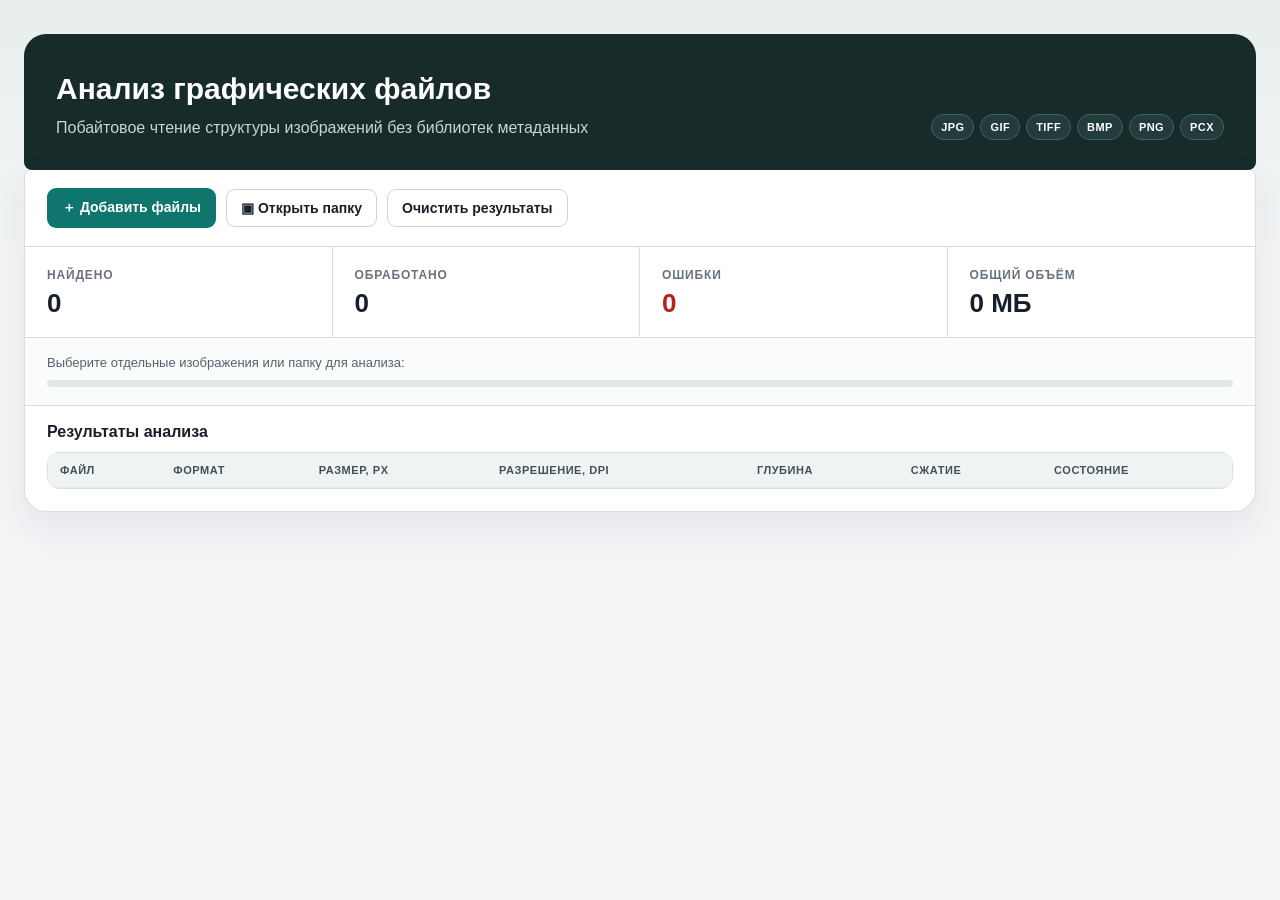
<file: lab2/index.html>
<!doctype html>
<html lang="ru">
<head>
<meta charset="utf-8">
<meta name="viewport" content="width=device-width,initial-scale=1">
<title>Лабораторная работа №2</title>
<style>
:root{font-family:Inter,Segoe UI,Arial,sans-serif;color:#17202a;background:#f3f5f7;--ink:#17202a;--muted:#68727d;--line:#d9dee4;--panel:#fff;--accent:#0f766e;--accent-soft:#e7f5f3;--danger:#b42318}
*{box-sizing:border-box}body{margin:0;background:linear-gradient(180deg,#e8eeed 0,#f3f5f7 260px);min-height:100vh}.shell{max-width:1320px;margin:0 auto;padding:34px 24px 48px}
.hero{display:grid;grid-template-columns:minmax(0,1fr) auto;gap:28px;align-items:end;padding:30px 32px;background:#162b2a;color:#fff;border-radius:22px 22px 8px 8px}.eyebrow{font-size:12px;letter-spacing:.14em;text-transform:uppercase;color:#a7d8d3;font-weight:800}.hero h1{font-size:30px;line-height:1.15;margin:8px 0 9px;max-width:760px}.hero p{margin:0;color:#c7d6d4;max-width:780px;line-height:1.5}.formats{display:flex;flex-wrap:wrap;justify-content:flex-end;gap:6px;max-width:300px}.formats span{border:1px solid #426361;background:#213c3a;border-radius:999px;padding:6px 9px;font-size:11px;font-weight:800;letter-spacing:.04em}
.workspace{background:var(--panel);border:1px solid var(--line);border-top:0;border-radius:8px 8px 22px 22px;box-shadow:0 18px 45px #25313a12;overflow:hidden}.toolbar{display:flex;gap:10px;align-items:center;flex-wrap:wrap;padding:18px 22px;border-bottom:1px solid var(--line)}input[type=file]{display:none}.btn{display:inline-flex;align-items:center;gap:8px;border:1px solid transparent;border-radius:9px;padding:10px 14px;font-size:14px;font-weight:750;cursor:pointer;background:var(--accent);color:#fff}.btn.secondary{background:#fff;color:var(--ink);border-color:#cbd2d9}.btn:hover{filter:brightness(.97)}.hint{margin-left:auto;color:var(--muted);font-size:12px}
.dashboard{display:grid;grid-template-columns:repeat(4,1fr);border-bottom:1px solid var(--line)}.metric{padding:18px 22px;border-right:1px solid var(--line)}.metric:last-child{border-right:0}.metric-label{color:var(--muted);font-size:12px;text-transform:uppercase;letter-spacing:.07em;font-weight:750}.metric b{display:block;font-size:26px;margin-top:5px;font-variant-numeric:tabular-nums}.metric.danger b{color:var(--danger)}
.process{padding:17px 22px 18px;border-bottom:1px solid var(--line);background:#fafbfb}.process-top{display:flex;justify-content:space-between;gap:16px;align-items:center;margin-bottom:10px}.note{margin:0;color:#56616c;font-size:13px}.progress{height:7px;background:#e2e7e7;border-radius:99px;overflow:hidden}.progress>div{height:100%;width:0;background:var(--accent);transition:width .12s ease}
.table-head{display:flex;justify-content:space-between;align-items:center;padding:17px 22px 11px}.table-head h2{font-size:16px;margin:0}.table-head span{font-size:12px;color:var(--muted)}.table-wrap{overflow:auto;margin:0 22px 22px;border:1px solid var(--line);border-radius:12px;max-height:58vh}table{width:100%;border-collapse:collapse;min-width:1050px}th,td{padding:11px 12px;border-bottom:1px solid #e8ebee;text-align:left;vertical-align:top;font-size:13px}th{position:sticky;top:0;background:#f0f3f3;color:#42505a;z-index:1;font-size:11px;text-transform:uppercase;letter-spacing:.05em}tbody tr:hover{background:#f8faf9}tr.bad{background:#fff6f5}.ok{display:inline-block;color:#087443;background:#eaf8f0;border-radius:999px;padding:3px 8px;font-weight:800}.bad-text{color:var(--danger);font-weight:800}.muted{color:#7a858f;font-size:12px}
@media(max-width:850px){.hero{grid-template-columns:1fr}.formats{justify-content:flex-start;max-width:none}.dashboard{grid-template-columns:1fr 1fr}.metric:nth-child(2){border-right:0}.metric:nth-child(-n+2){border-bottom:1px solid var(--line)}.hint{width:100%;margin-left:0}.shell{padding:14px}.hero{padding:24px}.hero h1{font-size:25px}}@media(max-width:520px){.dashboard{grid-template-columns:1fr}.metric{border-right:0!important;border-bottom:1px solid var(--line)}.metric:last-child{border-bottom:0}.toolbar{align-items:stretch}.btn{justify-content:center;flex:1 1 100%}}
</style>
</head>
<body>
<div class="shell">
<header class="hero">
<div>
<h1>Анализ графических файлов</h1>
<p>Побайтовое чтение структуры изображений без библиотек метаданных</p>
</div>
<div class="formats" aria-label="Поддерживаемые форматы"><span>JPG</span><span>GIF</span><span>TIFF</span><span>BMP</span><span>PNG</span><span>PCX</span></div>
</header>
<main class="workspace">
<section class="toolbar" aria-label="Выбор данных">
<label class="btn">＋ Добавить файлы<input id="files" type="file" multiple accept=".jpg,.jpeg,.gif,.tif,.tiff,.bmp,.png,.pcx"></label>
<label class="btn secondary">▣ Открыть папку<input id="folder" type="file" multiple webkitdirectory></label>
<button id="clear" class="btn secondary" type="button">Очистить результаты</button>
<span class="hint"></span>
</section>
<section class="dashboard" aria-label="Статистика">
<div class="metric"><span class="metric-label">Найдено</span><b id="found">0</b></div>
<div class="metric"><span class="metric-label">Обработано</span><b id="done">0</b></div>
<div class="metric danger"><span class="metric-label">Ошибки</span><b id="broken">0</b></div>
<div class="metric"><span class="metric-label">Общий объём</span><b id="size">0 МБ</b></div>
</section>
<section class="process">
<div class="process-top"><p id="message" class="note">Выберите отдельные изображения или папку для анализа:</p></div>
<div class="progress" aria-label="Прогресс обработки"><div id="bar"></div></div>
</section>
<section>
<div class="table-head"><h2>Результаты анализа</h2></div>
<div class="table-wrap">
<table>
<thead><tr><th>Файл</th><th>Формат</th><th>Размер, px</th><th>Разрешение, dpi</th><th>Глубина</th><th>Сжатие</th><th>Состояние</th></tr></thead>
<tbody id="rows"></tbody>
</table>
</div>
</section>
</main>
</div>
<script src="app.js"></script>
</body>
</html>
</file>
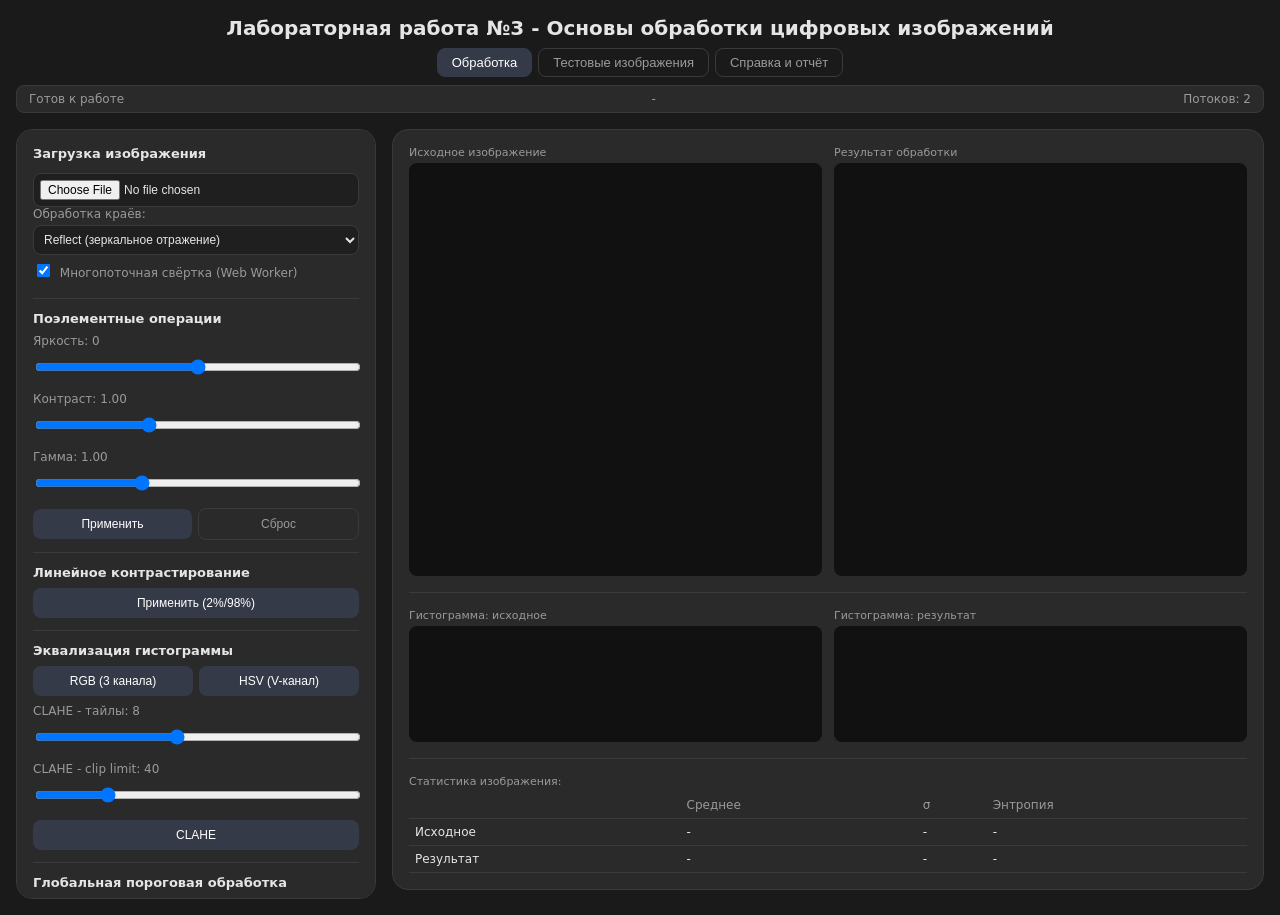
<file: lab3/index.html>
<!doctype html>
<html lang="ru">
<head>
  <meta charset="utf-8" />
  <meta name="viewport" content="width=device-width,initial-scale=1" />
  <title>ЛР №3 - Обработка цифровых изображений</title>
  <link rel="stylesheet" href="style.css">
</head>
<body>
<div class="container">
  <header>
    <h1>Лабораторная работа №3 - Основы обработки цифровых изображений</h1>
    <nav class="tabs">
      <button class="tab active" data-tab="process">Обработка</button>
      <button class="tab" data-tab="tests">Тестовые изображения</button>
      <button class="tab" data-tab="help">Справка и отчёт</button>
    </nav>
    <div class="status-bar">
      <span id="status">Готов к работе</span>
      <span id="imgSize">-</span>
      <span id="threadsInfo">Потоков: -</span>
    </div>
    <div id="progressWrap" class="progress-wrap hidden">
      <div id="progressBar" class="progress-bar"></div>
      <span id="progressText" class="progress-text">0%</span>
    </div>
  </header>

  <main class="grid tab-panel active" id="tab-process">
    <aside class="card">

      <div class="method-group">
        <div class="method-title">Загрузка изображения</div>
        <input id="file" type="file" accept="image/*">
        <div class="param-group">
          <label>Обработка краёв:</label>
          <select id="edgeMode">
            <option value="reflect" selected>Reflect (зеркальное отражение)</option>
            <option value="clamp">Clamp (дублирование граничных)</option>
          </select>
        </div>
        <div class="param-group">
          <label><input type="checkbox" id="useThreads" checked> Многопоточная свёртка (Web Worker)</label>
        </div>
      </div>

      <div class="method-group">
        <div class="method-title">Поэлементные операции</div>
        <div class="param-group">
          <label>Яркость: <span id="brightnessVal">0</span></label>
          <input id="brightnessRange" type="range" min="-100" max="100" value="0">
        </div>
        <div class="param-group">
          <label>Контраст: <span id="contrastVal">1.00</span></label>
          <input id="contrastRange" type="range" min="0" max="300" value="100">
        </div>
        <div class="param-group">
          <label>Гамма: <span id="gammaVal">1.00</span></label>
          <input id="gammaRange" type="range" min="10" max="300" value="100">
        </div>
        <div class="row">
          <button id="applyPointOps">Применить</button>
          <button id="resetPointOps" class="ghost">Сброс</button>
        </div>
      </div>

      <div class="method-group">
        <div class="method-title">Линейное контрастирование</div>
        <div class="row">
          <button id="applyLinearContrast">Применить (2%/98%)</button>
        </div>
      </div>

      <div class="method-group">
        <div class="method-title">Эквализация гистограммы</div>
        <div class="row">
          <button id="applyEqualizeRGB">RGB (3 канала)</button>
          <button id="applyEqualizeHSV">HSV (V-канал)</button>
        </div>
        <div class="param-group" style="margin-top:8px">
          <label>CLAHE - тайлы: <span id="claheTilesVal">8</span></label>
          <input id="claheTiles" type="range" min="2" max="16" value="8">
        </div>
        <div class="param-group">
          <label>CLAHE - clip limit: <span id="claheClipVal">40</span></label>
          <input id="claheClip" type="range" min="1" max="200" value="40">
        </div>
        <div class="row">
          <button id="applyClahe">CLAHE</button>
        </div>
      </div>

      <div class="method-group">
        <div class="method-title">Глобальная пороговая обработка</div>
        <div class="param-group">
          <label>Порог: <span id="globalThresholdVal">128</span></label>
          <input id="globalThreshold" type="range" min="0" max="255" value="128">
        </div>
        <div class="row">
          <button id="applyGlobalThreshold">Фиксированный</button>
          <button id="applyOtsuThreshold">Отсу (auto)</button>
        </div>
      </div>

      <div class="method-group">
        <div class="method-title">Локальный / адаптивный порог</div>
        <div class="param-group">
          <label>Размер окна: <span id="windowSizeVal">25</span></label>
          <input id="windowSize" type="range" min="3" max="101" step="2" value="25">
        </div>
        <div class="param-group">
          <label>k (Sauvola/Wolf): <span id="sauvolaKVal">0.20</span></label>
          <input id="sauvolaK" type="range" min="1" max="80" value="20">
        </div>
        <div class="row">
          <button id="applySauvola">Sauvola (SAT)</button>
          <button id="applyWolf">Wolf (SAT)</button>
        </div>
      </div>

      <div class="method-group">
        <div class="method-title">Низкочастотный (сглаживающий)</div>
        <div class="param-group">
          <label>σ Гаусса: <span id="gaussSigmaVal">1.5</span></label>
          <input id="gaussSigma" type="range" min="1" max="50" value="15">
        </div>
        <div class="row">
          <button id="applyGauss">Гаусс (separable)</button>
          <button id="applyBox">Box (separable)</button>
        </div>
      </div>

      <div class="method-group">
        <div class="method-title">Высокочастотный (резкость)</div>
        <div class="param-group">
          <label>Сила: <span id="unsharpAmountVal">1.00</span></label>
          <input id="unsharpAmount" type="range" min="10" max="300" value="100">
        </div>
        <div class="row">
          <button id="applyUnsharp">Unsharp Mask</button>
          <button id="applyLaplacian">Лаплас</button>
        </div>
      </div>

      <div class="method-group">
        <div class="method-title">Нелинейный (порядковая статистика)</div>
        <div class="param-group">
          <label>Радиус: <span id="medianRadiusVal">1</span></label>
          <input id="medianRadius" type="range" min="1" max="4" value="1">
        </div>
        <div class="row">
          <button id="applyMedian">Медианный фильтр</button>
        </div>
      </div>

      <div class="method-group">
        <div class="method-title">Сегментация: границы</div>
        <div class="row">
          <button id="applySobel">Sobel (модуль)</button>
        </div>
        <div class="row" style="margin-top:6px">
          <button id="applySobelDir">Sobel + направления</button>
        </div>
        <div class="row" style="margin-top:6px">
          <button id="applyCanny">Canny (субпиксельный)</button>
        </div>
      </div>

      <div class="method-group">
        <div class="method-title">Морфологическая обработка</div>
        <div class="param-group">
          <label>Структурирующий элемент:</label>
          <select id="structType">
            <option value="rectangle">Прямоугольник</option>
            <option value="cross" selected>Крест</option>
            <option value="ellipse">Эллипс</option>
          </select>
        </div>
        <div class="param-group">
          <label>Размер: <span id="structSizeVal">3</span></label>
          <input id="structSize" type="range" min="3" max="15" step="2" value="3">
        </div>
        <div class="row">
          <button id="applyErode">Erosion</button>
          <button id="applyDilate">Dilation</button>
        </div>
        <div class="row" style="margin-top:6px">
          <button id="applyOpen">Opening</button>
          <button id="applyClose">Closing</button>
        </div>
        <div class="row" style="margin-top:6px">
          <button id="applyMorphGrad">Gradient</button>
          <button id="applyTopHat">Top-Hat</button>
        </div>
        <div class="row" style="margin-top:6px">
          <button id="applyBlackHat">Black-Hat</button>
        </div>
      </div>

      <div class="method-group">
        <div class="method-title">Утилиты</div>
        <div class="row">
          <button id="resetAll" class="ghost">Сброс</button>
          <button id="download" class="secondary">Скачать</button>
        </div>
      </div>
    </aside>

    <section class="images-container">
      <div class="image-card">
        <div class="image-comparison">
          <div class="image-wrapper">
            <div class="small">Исходное изображение</div>
            <canvas id="origCanvas" width="512" height="512"></canvas>
          </div>
          <div class="image-wrapper">
            <div class="small">Результат обработки</div>
            <canvas id="outCanvas" width="512" height="512"></canvas>
          </div>
        </div>

        <div class="hist-row">
          <div class="image-wrapper">
            <div class="small">Гистограмма: исходное</div>
            <canvas id="origHist" width="500" height="140"></canvas>
          </div>
          <div class="image-wrapper">
            <div class="small">Гистограмма: результат</div>
            <canvas id="outHist" width="500" height="140"></canvas>
          </div>
        </div>

        <div class="stats-row">
          <div class="small">Статистика изображения:</div>
          <table class="stats-table">
            <thead><tr><th></th><th>Среднее</th><th>σ</th><th>Энтропия</th></tr></thead>
            <tbody>
              <tr><td>Исходное</td><td id="sOrigMean">-</td><td id="sOrigStd">-</td><td id="sOrigEnt">-</td></tr>
              <tr><td>Результат</td><td id="sOutMean">-</td><td id="sOutStd">-</td><td id="sOutEnt">-</td></tr>
            </tbody>
          </table>
        </div>
      </div>
    </section>
  </main>

  <section class="tab-panel" id="tab-tests">
    <div class="tests-grid">
      <div class="test-card" data-test="noisy">
        <div class="method-title">1. Зашумлённое</div>
        <canvas class="test-canvas" width="220" height="220"></canvas>
        <p class="test-desc">Гауссов + импульсный шум - для медианного и сглаживающего фильтров.</p>
        <button class="load-test">Загрузить</button>
      </div>
      <div class="test-card" data-test="blurry">
        <div class="method-title">2. Размытое</div>
        <canvas class="test-canvas" width="220" height="220"></canvas>
        <p class="test-desc">Размыто гауссом - для повышения резкости (unsharp/лаплас).</p>
        <button class="load-test">Загрузить</button>
      </div>
      <div class="test-card" data-test="lowContrast">
        <div class="method-title">3. Малоконтрастное</div>
        <canvas class="test-canvas" width="220" height="220"></canvas>
        <p class="test-desc">Узкий диапазон яркостей - для контрастирования и эквализации.</p>
        <button class="load-test">Загрузить</button>
      </div>
      <div class="test-card" data-test="textUneven">
        <div class="method-title">4. Текст, неравномерный фон</div>
        <canvas class="test-canvas" width="220" height="220"></canvas>
        <p class="test-desc">Глобальный порог не справится - для Sauvola/Wolf.</p>
        <button class="load-test">Загрузить</button>
      </div>
      <div class="test-card" data-test="smallDetails">
        <div class="method-title">5. Мелкие детали на неоднородном фоне</div>
        <canvas class="test-canvas" width="220" height="220"></canvas>
        <p class="test-desc">Для морфологического Top-Hat / Black-Hat.</p>
        <button class="load-test">Загрузить</button>
      </div>
      <div class="test-card" data-test="edges">
        <div class="method-title">6. Границы и углы</div>
        <canvas class="test-canvas" width="220" height="220"></canvas>
        <p class="test-desc">Для Sobel / Canny с картой направлений.</p>
        <button class="load-test">Загрузить</button>
      </div>
    </div>
  </section>

  <section class="tab-panel" id="tab-help">
    <div class="help-grid">
      <article class="help-card">
        <h2>Архитектура приложения</h2>
        <ol>
          <li><b>Presentation Layer (UI)</b> - canvas, слайдеры, прогресс-бар.</li>
          <li><b>Memory &amp; Pixel Access Layer</b> - класс <code>ImageBuffer</code>, честный побайтовый доступ к <code>Uint8ClampedArray</code> / <code>Float32Array</code>, обработка краёв (Reflect / Clamp).</li>
          <li><b>Processing Layer</b> - чистые математические функции над буферами. Не зависят от UI.</li>
        </ol>
      </article>
      <article class="help-card">
        <h2>Реализованные алгоритмы</h2>
        <ul>
          <li>Поэлементные (LUT): яркость, контраст, гамма.</li>
          <li>Линейное контрастирование (по 2%/98% перцентилям).</li>
          <li>Эквализация RGB и HSV (V-канал).</li>
          <li>CLAHE (тайлы + clip limit + билинейная интерполяция).</li>
          <li>Глобальный порог, Отсу (межклассовая дисперсия).</li>
          <li>Sauvola, Wolf - через интегральное изображение (SAT).</li>
          <li>Гаусс и Box - разделяемая свёртка O(K·N²).</li>
          <li>Unsharp Mask, Лапласиан.</li>
          <li>Медианный фильтр (порядковая статистика).</li>
          <li>Sobel (модуль и карта направлений через HSV).</li>
          <li>Canny с субпиксельной локализацией.</li>
          <li>Морфология: Erode/Dilate/Open/Close/Gradient/Top-Hat/Black-Hat.</li>
          <li>Многопоточная свёртка (Web Worker, полосы изображения).</li>
        </ul>
      </article>
      <article class="help-card">
        <h2>Обработка краёв</h2>
        <p><b>Reflect (REFLECT_101)</b>: индекс отражается без дублирования границы - плавные переходы.</p>
        <p><b>Clamp</b>: индекс зажимается к граничному - сохраняет уровень фона, но даёт «плато» на краях.</p>
      </article>
      <article class="help-card">
        <h2>Аналитический отчёт</h2>
        <p>Кнопка создаёт HTML-файл со сравнением «до/после» для всех ключевых методов: изображения, гистограммы, статистика (μ, σ, энтропия).</p>
        <button id="buildReport" class="secondary">Сформировать отчёт</button>
      </article>
    </div>
  </section>
</div>

<script src="js/buffer.js"></script>
<script src="js/utils.js"></script>

<script src="js/processing/point-ops.js"></script>
<script src="js/processing/histogram.js"></script>
<script src="js/processing/porog.js"></script>
<script src="js/processing/filters.js"></script>
<script src="js/processing/nonlinear.js"></script>
<script src="js/processing/segmentation.js"></script>
<script src="js/processing/morphology.js"></script>

<script src="js/parallel.js"></script>
<script src="js/testimages.js"></script>

<script src="js/report.js"></script>

<script src="js/ui.js"></script>
</body>
</html>
</file>
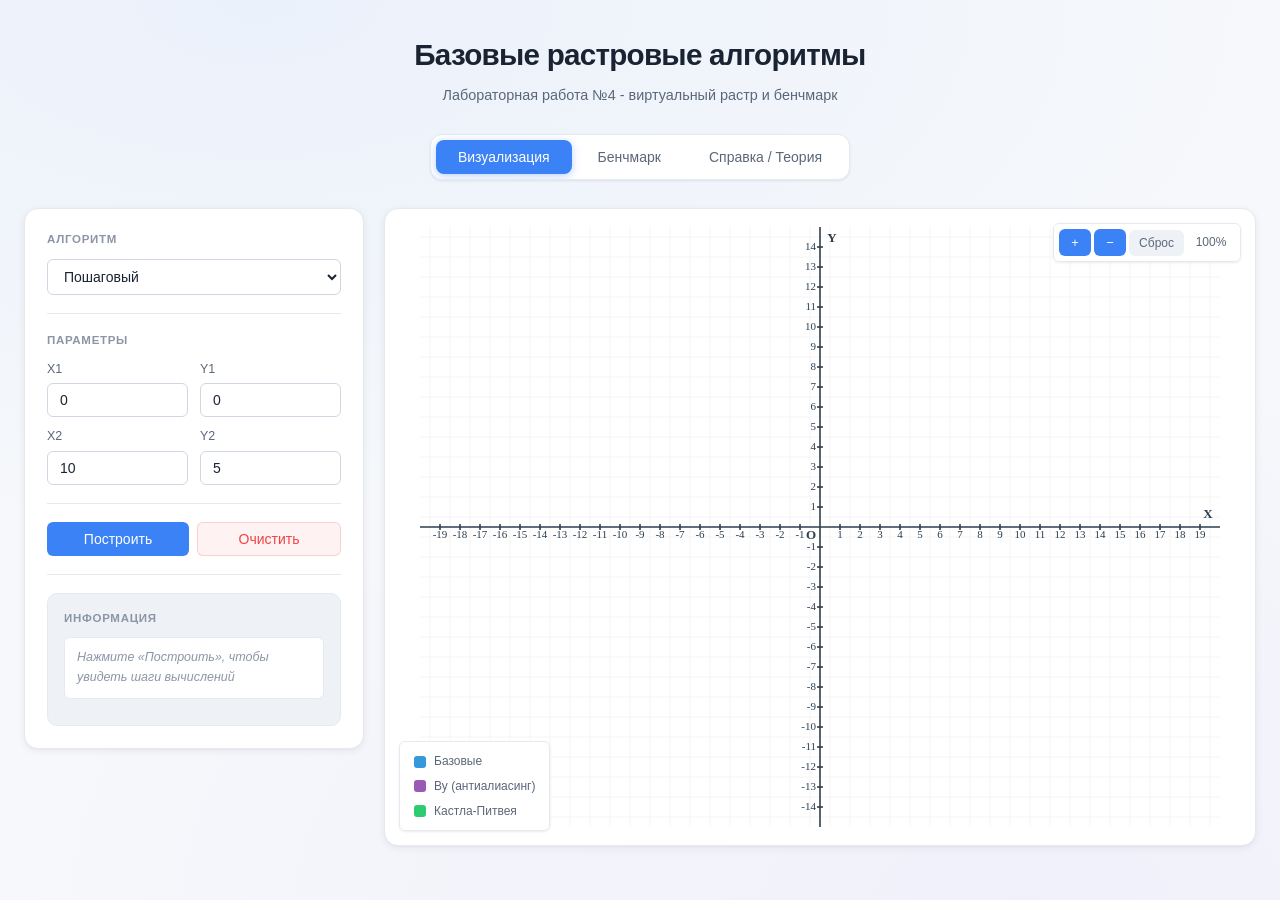
<file: lab4/index.html>
<!DOCTYPE html>
<html lang="ru">
<head>
    <meta charset="UTF-8">
    <meta name="viewport" content="width=device-width, initial-scale=1.0">
    <title>ЛР №4 - Базовые растровые алгоритмы</title>
    <link rel="stylesheet" href="style.css">
</head>
<body>
<div class="container">
    <header>
        <h1>Базовые растровые алгоритмы</h1>
        <p class="subtitle">Лабораторная работа №4 - виртуальный растр и бенчмарк</p>
    </header>

    <nav class="tabs">
        <button class="tab-btn active" data-tab="draw">Визуализация</button>
        <button class="tab-btn" data-tab="benchmark">Бенчмарк</button>
        <button class="tab-btn" data-tab="info">Справка / Теория</button>
    </nav>

    <div id="tab-draw" class="tab-content active">
        <div class="content">
            <div class="controls">
                <div class="algorithm-selector">
                    <h3>Алгоритм</h3>
                    <select id="algorithm">
                        <option value="step">Пошаговый</option>
                        <option value="dda">ЦДА</option>
                        <option value="bresenham">Брезенхем (линия)</option>
                        <option value="bresenham-circle">Брезенхем (окружность)</option>
                        <option value="wu">Ву (сглаживание)</option>
                        <option value="castle-pitway">Кастла-Питвея (эллипс)</option>
                    </select>
                </div>

                <div class="input-params">
                    <h3>Параметры</h3>
                    <div id="line-params">
                        <label>X1 <input type="number" id="x1" value="0"></label>
                        <label>Y1 <input type="number" id="y1" value="0"></label>
                        <label>X2 <input type="number" id="x2" value="10"></label>
                        <label>Y2 <input type="number" id="y2" value="5"></label>
                    </div>
                    <div id="circle-params" style="display:none">
                        <label>Центр X <input type="number" id="cx" value="0"></label>
                        <label>Центр Y <input type="number" id="cy" value="0"></label>
                        <label>Радиус <input type="number" id="radius" value="7"></label>
                    </div>
                    <div id="ellipse-params" style="display:none">
                        <label>Центр X <input type="number" id="ex" value="0"></label>
                        <label>Центр Y <input type="number" id="ey" value="0"></label>
                        <label>Полуось a <input type="number" id="ea" value="10"></label>
                        <label>Полуось b <input type="number" id="eb" value="6"></label>
                    </div>
                </div>

                <div class="actions">
                    <button id="draw-btn">Построить</button>
                    <button id="clear-btn">Очистить</button>
                </div>

                <div class="info">
                    <h3>Информация</h3>
                    <div id="calculation-steps"></div>
                    <div id="performance"></div>
                </div>
            </div>

            <div class="canvas-container">
                <div class="zoom-controls">
                    <button id="zoom-in">+</button>
                    <button id="zoom-out">−</button>
                    <button id="reset-view">Сброс</button>
                    <span id="zoom-level">100%</span>
                </div>
                <canvas id="raster-canvas" width="800" height="600"></canvas>
                <div class="legend">
                    <div class="legend-item"><div class="legend-pixel pixel-legend"></div><span>Базовые</span></div>
                    <div class="legend-item"><div class="legend-pixel wu-legend"></div><span>Ву (антиалиасинг)</span></div>
                    <div class="legend-item"><div class="legend-pixel castle-pitway-legend"></div><span>Кастла-Питвея</span></div>
                </div>
            </div>
        </div>
    </div>

    <div id="tab-benchmark" class="tab-content">
        <div class="bench-wrap">
            <p class="hint">
                Стресс-тест генерации <b>чистого виртуального растра</b> (без UI).
                По умолчанию: <b>100 000</b> случайных отрезков во всех 8 октантах и
                <b>50 000</b> окружностей случайного радиуса.
            </p>
            <div class="bench-controls">
                <label>Отрезков: <input type="number" id="bench-lines" value="100000" min="1000" step="1000"></label>
                <label>Окружностей: <input type="number" id="bench-circles" value="50000" min="1000" step="1000"></label>
                <button id="run-benchmark">Запустить бенчмарк</button>
                <span id="benchmark-status"></span>
            </div>

            <h3>Время генерации примитивов</h3>
            <table id="benchmark-results" class="bench-table">
                <thead>
                    <tr>
                        <th>Алгоритм</th>
                        <th>Отрезки (мс)</th>
                        <th>Окружности (мс)</th>
                        <th>Пикселей/с (линии)</th>
                    </tr>
                </thead>
                <tbody></tbody>
            </table>

            <h3>График 1. Время vs алгоритм (линии 100k, окружности 50k)</h3>
            <canvas id="chart-algos" width="900" height="360"></canvas>

            <h3>График 2. Зависимость времени от количества примитивов</h3>
            <canvas id="chart-count" width="900" height="360"></canvas>

            <h3>График 3. Зависимость времени от длины линии</h3>
            <canvas id="chart-length" width="900" height="360"></canvas>
        </div>
    </div>

        <div id="tab-info" class="tab-content">
        <div class="info-page">

            <h2>1. Привязка целочисленных координат к дискретной сетке</h2>
            <p>
                Виртуальный растр представляет собой массив <b>Float32Array</b> размера <b>W × H</b>. 
                Каждая ячейка <b>(i, j)</b> соответствует одной целочисленной координате в декартовой системе. 
                Пиксель <b>(i, j)</b> занимает клетку от <b>[i−0.5, i+0.5]</b> до <b>[j−0.5, j+0.5]</b>, а его центр 
                в мировых координатах находится ровно в точке <b>(i, j)</b>.
            </p>
            <p>
                Ось <b>Y</b> направлена вверх (как в математике), поэтому при выводе на экран координата Y 
                инвертируется. Алгоритмы растеризации округляют дробные координаты к ближайшему целому. 
                Например, идеальная точка <b>(2.8, 4.2)</b> превратится в закрашенный пиксель <b>(3, 4)</b>.
            </p>

            <h2>2. Изоляция рендеринга</h2>
            <p>
                Все алгоритмы (например, <b>RasterEngine.ddaLine</b>) получают объект, реализующий интерфейс 
                <b>IRasterTarget</b>, у которого есть только один метод: <b>SetPixel(x, y, intensity)</b>. 
                Это позволяет использовать один и тот же код и для отрисовки в интерфейсе, и для бенчмарка (без UI). 
                Кроме того, метод накапливает интенсивность <b>data[idx] += intensity</b>, что необходимо для работы 
                сглаживания (алгоритм Ву), и позволяет в будущем заменить обычный массив на GPU-буфер без изменения кода самих алгоритмов.
            </p>

            <h2>3. Почему ЦДА медленнее Брезенхема</h2>
            <p>
                На каждом шаге алгоритм ЦДА выполняет минимум два сложения чисел с плавающей точкой (float) 
                и два округления: <b>x += dx / n</b> и <b>y += dy / n</b>. Алгоритм Брезенхема использует исключительно 
                целочисленные операции: <b>err += 2*dy</b> и сравнение <b>if (err > dx)</b>.
            </p>
            <p>
                Современные процессоры выполняют целочисленное сложение за 1 такт, в то время как FP-сложение 
                с округлением требует 3–4 такта плюс задержки конвейера. Вдобавок ЦДА накапливает ошибку округления. 
                На графиках бенчмарка это стабильно проявляется в 2–4-кратной разнице в пользу Брезенхема.
            </p>

            <h2>4. Корректная обработка всех 8 октантов</h2>
            <p>
                Классический Брезенхем инициализируется как <b>dx = |x2−x1|</b> и <b>dy = -|y2−y1|</b>, 
                а начальная ошибка равна <b>err = dx + dy</b>. Из-за того, что <b>dy</b> всегда отрицательное, 
                а обновление ошибки происходит симметрично, алгоритм корректно отрабатывает линию в любом 
                из 8 октантов и в любом направлении. Окружность Брезенхема строится только для 1/8 части, 
                а затем 8 раз зеркалируется.
            </p>

            <h2>5. Сглаживание линий (алгоритм Ву)</h2>
            <p>
                Для каждого шага по X вычисляется точное вещественное значение Y. Дробная часть <b>f = y − ⌊y⌋</b> 
                задаёт интенсивность (прозрачность) двух соседних пикселей: нижнему присваивается яркость <b>1 − f</b>, 
                а верхнему - <b>f</b>. Крайние точки линии дополнительно корректируются с учётом расстояния 
                до центра пикселя (переменная <b>xgap</b>), чтобы концы линии не выглядели обрубленными.
            </p>

            <h2>6. Кастла-Питвея для конических сечений</h2>
            <p>
                Это целочисленный алгоритм для генерации эллипса по уравнению <b>(x/a)² + (y/b)² = 1</b>. 
                Он работает в два прохода: первый регион (где наклон меньше 1) шагает по X, второй регион 
                (где наклон больше 1) шагает по Y. Все обновления происходят только через сложение и вычитание 
                целых чисел (используются вторые разности). На каждом шаге строятся сразу 4 симметричные точки, 
                что позволяет быстро отрисовать полный эллипс.
            </p>

            <h2>7. Результаты бенчмарка</h2>
            <p>
                При генерации 100 000 случайных линий (длиной около 200 пикселей) типичное время работы 
                составляет: для Пошагового алгоритма - около 350 мс, для ЦДА - 280 мс, для Брезенхема - 110 мс, 
                для Ву - 420 мс. Соотношение времени Брезенхема к ЦДА примерно равно 1 : 2.5, что на практике 
                подтверждает теоретическую разницу в стоимости операций с плавающей точкой и целочисленных вычислений.
            </p>

        </div>
    </div>
</div>

<script src="js/virtual-grid.js"></script>
<script src="js/raster-engine.js"></script>
<script src="js/grid-painter.js"></script>
<script src="js/benchmark.js"></script>
<script src="js/main.js"></script>
</body>
</html>
</file>
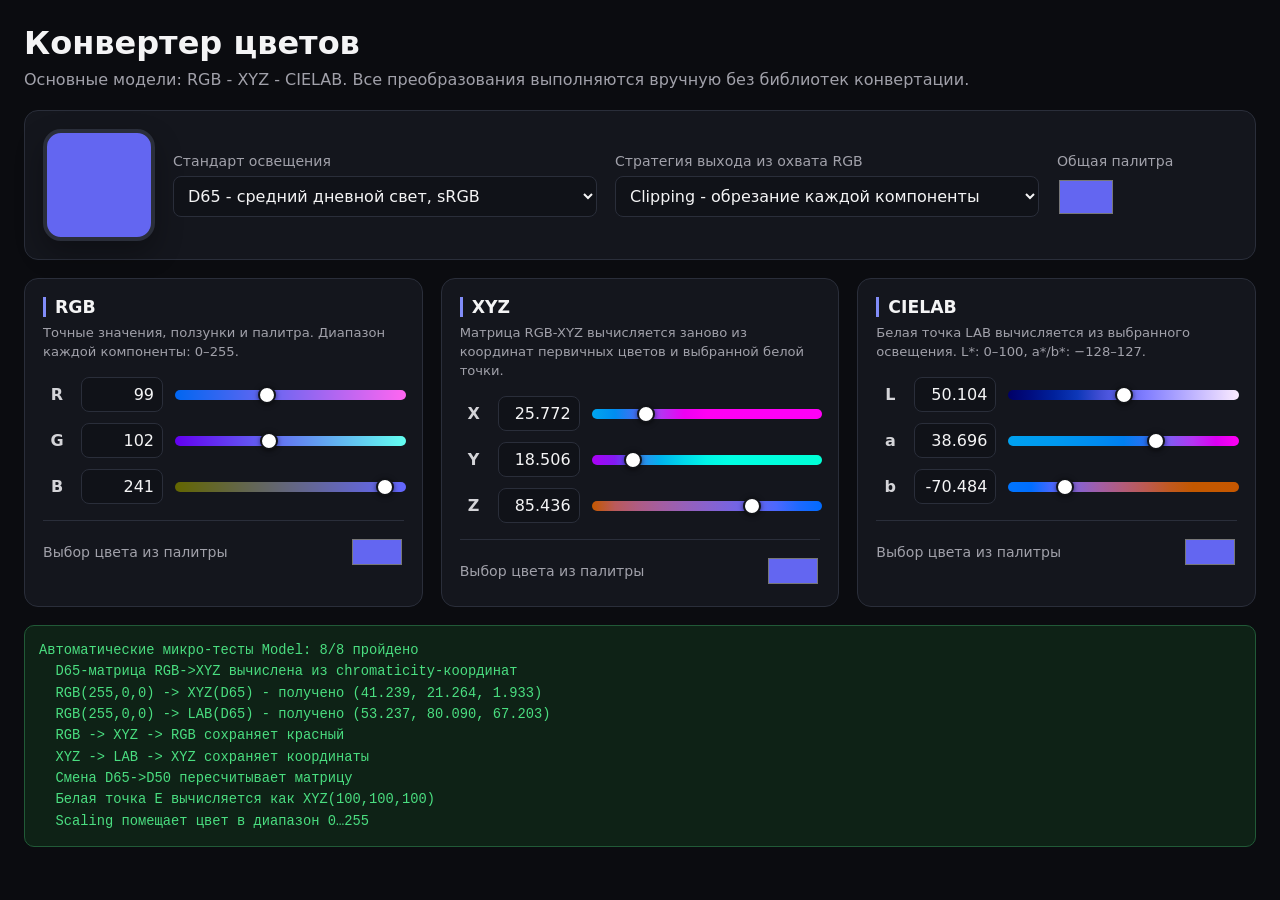
<file: lab1/lab1.html>
<!DOCTYPE html>
<html lang="ru">
<head>
  <meta charset="UTF-8">
  <meta name="viewport" content="width=device-width, initial-scale=1.0">
  <title>Лабораторная работа 1 - Вариант 3</title>
  <style>
    :root {
      --bg: #0b0c10;
      --panel: #14161d;
      --panel-2: #101218;
      --border: #2a2e3a;
      --text: #f4f4f5;
      --muted: #a1a1aa;
      --accent: #818cf8;
      --ok: #4ade80;
    }

    * { box-sizing: border-box; }

    body {
      margin: 0;
      padding: 24px;
      font-family: "Segoe UI", system-ui, -apple-system, sans-serif;
      color: var(--text);
      background: var(--bg);
    }

    input,
    select { font: inherit; }

    .container {
      width: min(1280px, 100%);
      margin: 0 auto;
      display: grid;
      gap: 18px;
    }

    h1 {
      margin: 0;
      font-size: clamp(1.45rem, 3vw, 2rem);
    }

    .subtitle {
      margin: 6px 0 0;
      color: var(--muted);
      line-height: 1.5;
    }

    .panel,
    .card {
      border: 1px solid var(--border);
      border-radius: 14px;
      background: var(--panel);
    }

    .top-panel {
      padding: 18px;
      display: grid;
      grid-template-columns: auto minmax(220px, 1fr) minmax(220px, 1fr) minmax(180px, auto);
      gap: 18px;
      align-items: center;
    }

    .preview {
      width: 112px;
      height: 112px;
      border: 4px solid var(--border);
      border-radius: 18px;
      box-shadow: 0 12px 28px rgba(0, 0, 0, 0.3);
    }

    .control-group {
      display: grid;
      gap: 7px;
      min-width: 0;
    }

    .control-group label,
    .small-label {
      color: var(--muted);
      font-size: 0.88rem;
    }

    select,
    .number {
      width: 100%;
      border: 1px solid var(--border);
      border-radius: 8px;
      color: var(--text);
      background: var(--panel-2);
      outline: none;
    }

    select { padding: 9px 10px; }

    .number {
      padding: 7px 8px;
      text-align: right;
    }

    .number:focus,
    select:focus {
      border-color: var(--accent);
    }

    .global-picker {
      width: 58px;
      height: 42px;
      padding: 0;
      border: 0;
      background: transparent;
      cursor: pointer;
    }

    .warning {
      display: none;
      padding: 12px 14px;
      border: 1px solid #6b4c12;
      border-radius: 10px;
      color: #fde68a;
      background: #2b210e;
      line-height: 1.45;
    }

    .grid {
      display: grid;
      grid-template-columns: repeat(3, minmax(0, 1fr));
      gap: 18px;
    }

    .card {
      padding: 18px;
      min-width: 0;
    }

    .card h2 {
      margin: 0 0 6px;
      padding-left: 9px;
      border-left: 3px solid var(--accent);
      font-size: 1.08rem;
    }

    .card-note {
      margin: 0 0 16px;
      color: var(--muted);
      font-size: 0.82rem;
      line-height: 1.45;
    }

    .component {
      display: grid;
      grid-template-columns: 28px 82px minmax(0, 1fr);
      gap: 10px;
      align-items: center;
      margin: 11px 0;
    }

    .component-label {
      font-weight: 700;
      color: #d4d4d8;
      text-align: center;
    }

    .slider {
      width: 100%;
      height: 10px;
      border-radius: 99px;
      appearance: none;
      -webkit-appearance: none;
      outline: none;
      background: #272a33;
    }

    .slider::-webkit-slider-thumb {
      width: 18px;
      height: 18px;
      border: 2px solid #111318;
      border-radius: 50%;
      appearance: none;
      -webkit-appearance: none;
      background: #fff;
      box-shadow: 0 1px 5px rgba(0, 0, 0, 0.55);
      cursor: pointer;
    }

    .slider::-moz-range-thumb {
      width: 18px;
      height: 18px;
      border: 2px solid #111318;
      border-radius: 50%;
      background: #fff;
      box-shadow: 0 1px 5px rgba(0, 0, 0, 0.55);
      cursor: pointer;
    }

    .palette-row {
      display: flex;
      align-items: center;
      justify-content: space-between;
      gap: 14px;
      margin-top: 16px;
      padding-top: 14px;
      border-top: 1px solid var(--border);
    }

    .model-picker {
      width: 54px;
      height: 34px;
      padding: 0;
      border: 0;
      background: transparent;
      cursor: pointer;
    }

    .test-panel {
      padding: 14px;
      border: 1px solid #215a37;
      border-radius: 10px;
      background: #0e2216;
      color: var(--ok);
      font: 0.86rem/1.55 Consolas, "Courier New", monospace;
      white-space: pre-wrap;
    }

    .test-panel.fail {
      border-color: #6e2833;
      background: #2b1116;
      color: #fda4af;
    }

    @media (max-width: 980px) {
      .top-panel { grid-template-columns: auto 1fr 1fr; }
      .top-panel .control-group:last-child { grid-column: 2 / -1; }
      .grid { grid-template-columns: 1fr; }
    }

    @media (max-width: 650px) {
      body { padding: 14px; }
      .top-panel { grid-template-columns: 1fr; }
      .top-panel .control-group:last-child { grid-column: auto; }
      .preview { width: 100%; height: 90px; }
      .component { grid-template-columns: 26px 76px minmax(0, 1fr); }
    }
  </style>
</head>
<body>
  <main class="container">
    <header>
      <h1>Конвертер цветов</h1>
      <p class="subtitle">Основные модели: RGB - XYZ - CIELAB. Все преобразования выполняются вручную без библиотек конвертации.</p>
    </header>

    <section class="panel top-panel">
      <div class="preview" id="mainDisplay" aria-label="Предпросмотр выбранного цвета"></div>

      <div class="control-group">
        <label for="illuminantSelect">Стандарт освещения</label>
        <select id="illuminantSelect">
          <option value="D65">D65 - средний дневной свет, sRGB</option>
          <option value="D50">D50 - теплый дневной свет, полиграфия</option>
          <option value="E">E - равноэнергетический источник</option>
        </select>
      </div>

      <div class="control-group">
        <label for="gamutStrategySelect">Стратегия выхода из охвата RGB</label>
        <select id="gamutStrategySelect">
          <option value="clipping">Clipping - обрезание каждой компоненты</option>
          <option value="scaling">Scaling - пропорциональное масштабирование диапазона</option>
        </select>
      </div>

      <div class="control-group">
        <label for="globalColorPicker">Общая палитра</label>
        <input class="global-picker" type="color" id="globalColorPicker" value="#6366f1">
      </div>
    </section>

    <div class="warning" id="warningBanner" role="status"></div>

    <section class="grid" aria-label="Основные цветовые модели">
      <article class="card">
        <h2>RGB</h2>
        <p class="card-note">Точные значения, ползунки и палитра. Диапазон каждой компоненты: 0–255.</p>

        <div class="component">
          <span class="component-label">R</span>
          <input class="number" type="text" inputmode="decimal" autocomplete="off" data-model="rgb" data-channel="r" data-min="0" data-max="255" data-precision="0">
          <input class="slider" type="range" min="0" max="255" step="1" data-model="rgb" data-channel="r" id="slider-rgb-r">
        </div>
        <div class="component">
          <span class="component-label">G</span>
          <input class="number" type="text" inputmode="decimal" autocomplete="off" data-model="rgb" data-channel="g" data-min="0" data-max="255" data-precision="0">
          <input class="slider" type="range" min="0" max="255" step="1" data-model="rgb" data-channel="g" id="slider-rgb-g">
        </div>
        <div class="component">
          <span class="component-label">B</span>
          <input class="number" type="text" inputmode="decimal" autocomplete="off" data-model="rgb" data-channel="b" data-min="0" data-max="255" data-precision="0">
          <input class="slider" type="range" min="0" max="255" step="1" data-model="rgb" data-channel="b" id="slider-rgb-b">
        </div>

        <div class="palette-row">
          <span class="small-label">Выбор цвета из палитры</span>
          <input class="model-picker" type="color" data-picker value="#6366f1">
        </div>
      </article>

      <article class="card">
        <h2>XYZ</h2>
        <p class="card-note">Матрица RGB-XYZ вычисляется заново из координат первичных цветов и выбранной белой точки.</p>

        <div class="component">
          <span class="component-label">X</span>
          <input class="number" type="text" inputmode="decimal" autocomplete="off" data-model="xyz" data-channel="x" data-min="0" data-max="120" data-precision="3">
          <input class="slider" type="range" min="0" max="120" step="0.1" data-model="xyz" data-channel="x" id="slider-xyz-x">
        </div>
        <div class="component">
          <span class="component-label">Y</span>
          <input class="number" type="text" inputmode="decimal" autocomplete="off" data-model="xyz" data-channel="y" data-min="0" data-max="120" data-precision="3">
          <input class="slider" type="range" min="0" max="120" step="0.1" data-model="xyz" data-channel="y" id="slider-xyz-y">
        </div>
        <div class="component">
          <span class="component-label">Z</span>
          <input class="number" type="text" inputmode="decimal" autocomplete="off" data-model="xyz" data-channel="z" data-min="0" data-max="120" data-precision="3">
          <input class="slider" type="range" min="0" max="120" step="0.1" data-model="xyz" data-channel="z" id="slider-xyz-z">
        </div>

        <div class="palette-row">
          <span class="small-label">Выбор цвета из палитры</span>
          <input class="model-picker" type="color" data-picker value="#6366f1">
        </div>
      </article>

      <article class="card">
        <h2>CIELAB</h2>
        <p class="card-note">Белая точка LAB вычисляется из выбранного освещения. L*: 0–100, a*/b*: −128–127.</p>

        <div class="component">
          <span class="component-label">L</span>
          <input class="number" type="text" inputmode="decimal" autocomplete="off" data-model="lab" data-channel="l" data-min="0" data-max="100" data-precision="3">
          <input class="slider" type="range" min="0" max="100" step="0.1" data-model="lab" data-channel="l" id="slider-lab-l">
        </div>
        <div class="component">
          <span class="component-label">a</span>
          <input class="number" type="text" inputmode="decimal" autocomplete="off" data-model="lab" data-channel="a" data-min="-128" data-max="127" data-precision="3">
          <input class="slider" type="range" min="-128" max="127" step="0.1" data-model="lab" data-channel="a" id="slider-lab-a">
        </div>
        <div class="component">
          <span class="component-label">b</span>
          <input class="number" type="text" inputmode="decimal" autocomplete="off" data-model="lab" data-channel="b" data-min="-128" data-max="127" data-precision="3">
          <input class="slider" type="range" min="-128" max="127" step="0.1" data-model="lab" data-channel="b" id="slider-lab-b">
        </div>

        <div class="palette-row">
          <span class="small-label">Выбор цвета из палитры</span>
          <input class="model-picker" type="color" data-picker value="#6366f1">
        </div>
      </article>
    </section>

    <section class="test-panel" id="testConsole">Запуск автоматических микро-тестов...</section>
  </main>

  <script>
    const ColorModel = (() => {
      const RGB_PRIMARIES = {
        r: { x: 0.64, y: 0.33 },
        g: { x: 0.30, y: 0.60 },
        b: { x: 0.15, y: 0.06 }
      };

      const ILLUMINANTS = {
        D65: { x: 0.3127, y: 0.3290 },
        D50: { x: 0.34567, y: 0.35850 },
        E: { x: 1 / 3, y: 1 / 3 }
      };

      const clamp = (value, min, max) => Math.min(max, Math.max(min, value));

      const xyToXyz = (x, y, luminance = 1) => ({
        x: x / y * luminance,
        y: luminance,
        z: (1 - x - y) / y * luminance
      });

      const determinant3 = matrix => (
        matrix[0][0] * (matrix[1][1] * matrix[2][2] - matrix[1][2] * matrix[2][1])
        - matrix[0][1] * (matrix[1][0] * matrix[2][2] - matrix[1][2] * matrix[2][0])
        + matrix[0][2] * (matrix[1][0] * matrix[2][1] - matrix[1][1] * matrix[2][0])
      );

      const inverse3 = matrix => {
        const det = determinant3(matrix);
        if (Math.abs(det) < 1e-12) throw new Error("Матрица вырождена и не может быть обращена");

        return [
          [
            (matrix[1][1] * matrix[2][2] - matrix[1][2] * matrix[2][1]) / det,
            (matrix[0][2] * matrix[2][1] - matrix[0][1] * matrix[2][2]) / det,
            (matrix[0][1] * matrix[1][2] - matrix[0][2] * matrix[1][1]) / det
          ],
          [
            (matrix[1][2] * matrix[2][0] - matrix[1][0] * matrix[2][2]) / det,
            (matrix[0][0] * matrix[2][2] - matrix[0][2] * matrix[2][0]) / det,
            (matrix[0][2] * matrix[1][0] - matrix[0][0] * matrix[1][2]) / det
          ],
          [
            (matrix[1][0] * matrix[2][1] - matrix[1][1] * matrix[2][0]) / det,
            (matrix[0][1] * matrix[2][0] - matrix[0][0] * matrix[2][1]) / det,
            (matrix[0][0] * matrix[1][1] - matrix[0][1] * matrix[1][0]) / det
          ]
        ];
      };

      const multiplyMatrixVector = (matrix, vector) => matrix.map(row => (
        row[0] * vector[0] + row[1] * vector[1] + row[2] * vector[2]
      ));

      const getWhitePoint = (illuminant, luminance = 100) => {
        const white = ILLUMINANTS[illuminant];
        if (!white) throw new Error(`Неизвестный стандарт освещения: ${illuminant}`);
        return xyToXyz(white.x, white.y, luminance);
      };

      const buildMatrices = illuminant => {
        const r = xyToXyz(RGB_PRIMARIES.r.x, RGB_PRIMARIES.r.y);
        const g = xyToXyz(RGB_PRIMARIES.g.x, RGB_PRIMARIES.g.y);
        const b = xyToXyz(RGB_PRIMARIES.b.x, RGB_PRIMARIES.b.y);
        const primaryMatrix = [
          [r.x, g.x, b.x],
          [r.y, g.y, b.y],
          [r.z, g.z, b.z]
        ];
        const white = getWhitePoint(illuminant, 1);
        const scale = multiplyMatrixVector(inverse3(primaryMatrix), [white.x, white.y, white.z]);
        const toXyz = primaryMatrix.map(row => row.map((value, index) => value * scale[index]));

        return { toXyz, fromXyz: inverse3(toXyz) };
      };

      const srgbDecode = channel => {
        const value = channel / 255;
        return value <= 0.04045 ? value / 12.92 : ((value + 0.055) / 1.055) ** 2.4;
      };

      const srgbEncode = linear => {
        const value = linear <= 0.0031308
          ? 12.92 * linear
          : 1.055 * linear ** (1 / 2.4) - 0.055;
        return value * 255;
      };

      const applyGamut = (rgb, strategy) => {
        const raw = [rgb.r, rgb.g, rgb.b];
        const overflow = raw.some(value => value < 0 || value > 255 || !Number.isFinite(value));

        if (!overflow) {
          return {
            rgb: { r: raw[0], g: raw[1], b: raw[2] },
            raw: { r: raw[0], g: raw[1], b: raw[2] },
            overflow: false
          };
        }

        const finite = raw.map(value => Number.isFinite(value) ? value : 0);

        if (strategy === "scaling") {
          const sourceMin = Math.min(0, ...finite);
          const sourceMax = Math.max(255, ...finite);
          const range = sourceMax - sourceMin || 1;
          const scaled = finite.map(value => (value - sourceMin) * 255 / range);

          return {
            rgb: {
              r: clamp(scaled[0], 0, 255),
              g: clamp(scaled[1], 0, 255),
              b: clamp(scaled[2], 0, 255)
            },
            raw: { r: raw[0], g: raw[1], b: raw[2] },
            overflow: true
          };
        }

        return {
          rgb: {
            r: clamp(finite[0], 0, 255),
            g: clamp(finite[1], 0, 255),
            b: clamp(finite[2], 0, 255)
          },
          raw: { r: raw[0], g: raw[1], b: raw[2] },
          overflow: true
        };
      };

      const rgbToXyz = (rgb, illuminant) => {
        const matrix = buildMatrices(illuminant).toXyz;
        const linearRgb = [srgbDecode(rgb.r), srgbDecode(rgb.g), srgbDecode(rgb.b)];
        const xyz = multiplyMatrixVector(matrix, linearRgb);

        return { x: xyz[0] * 100, y: xyz[1] * 100, z: xyz[2] * 100 };
      };

      const xyzToRgb = (xyz, illuminant, strategy) => {
        const matrix = buildMatrices(illuminant).fromXyz;
        const linearRgb = multiplyMatrixVector(matrix, [xyz.x / 100, xyz.y / 100, xyz.z / 100]);
        const rawRgb = {
          r: srgbEncode(linearRgb[0]),
          g: srgbEncode(linearRgb[1]),
          b: srgbEncode(linearRgb[2])
        };

        return applyGamut(rawRgb, strategy);
      };

      const xyzToLab = (xyz, illuminant) => {
        const white = getWhitePoint(illuminant);
        const delta = 6 / 29;
        const threshold = delta ** 3;
        const f = value => value > threshold
          ? Math.cbrt(value)
          : value / (3 * delta ** 2) + 4 / 29;
        const fx = f(xyz.x / white.x);
        const fy = f(xyz.y / white.y);
        const fz = f(xyz.z / white.z);

        return {
          l: 116 * fy - 16,
          a: 500 * (fx - fy),
          b: 200 * (fy - fz)
        };
      };

      const labToXyz = (lab, illuminant) => {
        const white = getWhitePoint(illuminant);
        const delta = 6 / 29;
        const fInv = value => value > delta
          ? value ** 3
          : 3 * delta ** 2 * (value - 4 / 29);
        const fy = (lab.l + 16) / 116;
        const fx = fy + lab.a / 500;
        const fz = fy - lab.b / 200;

        return {
          x: white.x * fInv(fx),
          y: white.y * fInv(fy),
          z: white.z * fInv(fz)
        };
      };

      const rgbToHex = rgb => {
        const toHex = value => Math.round(clamp(value, 0, 255)).toString(16).padStart(2, "0");
        return `#${toHex(rgb.r)}${toHex(rgb.g)}${toHex(rgb.b)}`;
      };

      const hexToRgb = hex => ({
        r: parseInt(hex.slice(1, 3), 16),
        g: parseInt(hex.slice(3, 5), 16),
        b: parseInt(hex.slice(5, 7), 16)
      });

      return {
        clamp,
        buildMatrices,
        getWhitePoint,
        rgbToXyz,
        xyzToRgb,
        xyzToLab,
        labToXyz,
        rgbToHex,
        hexToRgb,
        applyGamut
      };
    })();

    class ColorView {
      constructor() {
        this.mainDisplay = document.getElementById("mainDisplay");
        this.warningBanner = document.getElementById("warningBanner");
        this.globalPicker = document.getElementById("globalColorPicker");
        this.illuminantSelect = document.getElementById("illuminantSelect");
        this.gamutStrategySelect = document.getElementById("gamutStrategySelect");
        this.inputs = [...document.querySelectorAll("[data-model][data-channel]")];
        this.numberInputs = [...document.querySelectorAll(".number[data-model][data-channel]")];
        this.pickers = [...document.querySelectorAll("[data-picker]")];
        this.testConsole = document.getElementById("testConsole");
      }

      parseDecimal(text) {
        const normalized = text.trim().replace(",", ".");
        if (!/^[+-]?(?:\d+(?:\.\d*)?|\.\d+)$/.test(normalized)) return null;

        const value = Number(normalized);
        return Number.isFinite(value) ? value : null;
      }

      onComponentInput(handler) {
        this.inputs.forEach(element => {
          element.addEventListener("input", event => {
            const value = event.target.type === "range"
              ? Number(event.target.value)
              : this.parseDecimal(event.target.value);

            if (value !== null && Number.isFinite(value)) {
              handler(event.target.dataset.model, event.target.dataset.channel, value, event.target);
            }
          });
        });
      }

      onNumberBlur(handler) {
        this.numberInputs.forEach(element => element.addEventListener("blur", handler));
      }

      onPickerInput(handler) {
        this.globalPicker.addEventListener("input", event => handler(event.target.value));
        this.pickers.forEach(picker => picker.addEventListener("input", event => handler(event.target.value)));
      }

      onConfigChange(handler) {
        this.illuminantSelect.addEventListener("change", () => handler("illuminant", this.illuminantSelect.value));
        this.gamutStrategySelect.addEventListener("change", () => handler("gamut", this.gamutStrategySelect.value));
      }

      setModelValues(state) {
        this.inputs.forEach(element => {
          if (element === document.activeElement && element.classList.contains("number")) return;

          const value = state[element.dataset.model][element.dataset.channel];
          if (element.type === "range") {
            element.value = value;
            return;
          }

          const precision = Number(element.dataset.precision ?? 3);
          element.value = Number(value.toFixed(precision)).toString();
        });
      }

      setPreview(hex) {
        this.mainDisplay.style.background = hex;
        this.globalPicker.value = hex;
        this.pickers.forEach(picker => { picker.value = hex; });
      }

      showWarning(message) {
        this.warningBanner.style.display = message ? "block" : "none";
        this.warningBanner.textContent = message;
      }

      renderGradients(gradients) {
        Object.entries(gradients).forEach(([sliderId, cssValue]) => {
          const slider = document.getElementById(sliderId);
          if (slider) slider.style.background = cssValue;
        });
      }

      renderTests(results) {
        const passed = results.filter(result => result.ok).length;
        const lines = results.map(result => `${result.ok ? " " : "!"} ${result.name}${result.details ? ` - ${result.details}` : ""}`);
        this.testConsole.classList.toggle("fail", passed !== results.length);
        this.testConsole.textContent = `Автоматические микро-тесты Model: ${passed}/${results.length} пройдено\n${lines.join("\n")}`;
      }
    }

    class ColorController {
      constructor(model, view) {
        this.model = model;
        this.view = view;
        this.config = { illuminant: "D65", gamut: "clipping" };
        this.origin = "rgb";
        this.state = {
          rgb: { r: 99, g: 102, b: 241 },
          xyz: { x: 0, y: 0, z: 0 },
          lab: { l: 0, a: 0, b: 0 }
        };

        this.bindEvents();
        this.recalculateFromRgb();
        this.render();
      }

      bindEvents() {
        this.view.onComponentInput((modelName, channel, value, element) => {
          this.handleComponentInput(modelName, channel, value, element);
        });

        this.view.onNumberBlur(() => this.render());

        this.view.onPickerInput(hex => {
          this.origin = "rgb";
          this.state.rgb = this.model.hexToRgb(hex);
          this.recalculateFromRgb();
          this.render();
        });

        this.view.onConfigChange((key, value) => {
          this.config[key] = value;

          if (key === "illuminant") {
            this.origin = "rgb";
            this.recalculateFromRgb();
          } else {
            this.recalculateFromOrigin();
          }

          this.render();
        });
      }

      getBounds(element) {
        const min = Number(element.dataset.min ?? element.min);
        const max = Number(element.dataset.max ?? element.max);
        return { min, max };
      }

      handleComponentInput(modelName, channel, value, element) {
        const { min, max } = this.getBounds(element);
        const bounded = this.model.clamp(value, min, max);
        const directOverflow = bounded !== value;

        this.origin = modelName;
        this.state[modelName][channel] = bounded;

        let warning = directOverflow
          ? `Введенное значение ${value} выходит за допустимый диапазон ${min}…${max} и было ограничено.`
          : "";

        if (modelName === "rgb") {
          this.recalculateFromRgb();
        } else if (modelName === "xyz") {
          warning ||= this.recalculateFromXyz();
        } else {
          warning ||= this.recalculateFromLab();
        }

        this.render(warning);
      }

      recalculateFromOrigin() {
        if (this.origin === "xyz") return this.recalculateFromXyz();
        if (this.origin === "lab") return this.recalculateFromLab();
        this.recalculateFromRgb();
        return "";
      }

      recalculateFromRgb() {
        this.state.rgb = {
          r: this.model.clamp(this.state.rgb.r, 0, 255),
          g: this.model.clamp(this.state.rgb.g, 0, 255),
          b: this.model.clamp(this.state.rgb.b, 0, 255)
        };
        this.state.xyz = this.model.rgbToXyz(this.state.rgb, this.config.illuminant);
        this.state.lab = this.model.xyzToLab(this.state.xyz, this.config.illuminant);
      }

      recalculateFromXyz() {
        const result = this.model.xyzToRgb(this.state.xyz, this.config.illuminant, this.config.gamut);
        this.state.rgb = result.rgb;
        this.state.lab = this.model.xyzToLab(this.state.xyz, this.config.illuminant);
        return this.gamutWarning(result);
      }

      recalculateFromLab() {
        this.state.xyz = this.model.labToXyz(this.state.lab, this.config.illuminant);
        const result = this.model.xyzToRgb(this.state.xyz, this.config.illuminant, this.config.gamut);
        this.state.rgb = result.rgb;
        return this.gamutWarning(result);
      }

      gamutWarning(result) {
        if (!result.overflow) return "";

        const values = `R=${result.raw.r.toFixed(1)}, G=${result.raw.g.toFixed(1)}, B=${result.raw.b.toFixed(1)}`;
        return this.config.gamut === "scaling"
          ? `Цвет вышел за охват sRGB (${values}). Применено Scaling: расширенный диапазон пропорционально сжат в 0…255.`
          : `Цвет вышел за охват sRGB (${values}). Применено Clipping: RGB-компоненты ограничены диапазоном 0…255.`;
      }

      render(warning = "") {
        const hex = this.model.rgbToHex(this.state.rgb);
        this.view.setModelValues(this.state);
        this.view.setPreview(hex);
        this.view.showWarning(warning);
        this.view.renderGradients(this.buildGradientMap());
      }

      buildGradientMap() {
        const definitions = {
          rgb: { r: [0, 255], g: [0, 255], b: [0, 255] },
          xyz: { x: [0, 120], y: [0, 120], z: [0, 120] },
          lab: { l: [0, 100], a: [-128, 127], b: [-128, 127] }
        };
        const gradients = {};
        const samples = 10;

        Object.entries(definitions).forEach(([modelName, channels]) => {
          Object.entries(channels).forEach(([channel, [min, max]]) => {
            const stops = [];

            for (let i = 0; i <= samples; i += 1) {
              const ratio = i / samples;
              const value = min + (max - min) * ratio;
              const rgb = this.rgbForCandidate(modelName, channel, value);
              stops.push(`${this.model.rgbToHex(rgb)} ${(ratio * 100).toFixed(1)}%`);
            }

            gradients[`slider-${modelName}-${channel}`] = `linear-gradient(to right, ${stops.join(", ")})`;
          });
        });

        return gradients;
      }

      rgbForCandidate(modelName, channel, value) {
        if (modelName === "rgb") {
          return { ...this.state.rgb, [channel]: value };
        }

        if (modelName === "xyz") {
          const xyz = { ...this.state.xyz, [channel]: value };
          return this.model.xyzToRgb(xyz, this.config.illuminant, this.config.gamut).rgb;
        }

        const lab = { ...this.state.lab, [channel]: value };
        const xyz = this.model.labToXyz(lab, this.config.illuminant);
        return this.model.xyzToRgb(xyz, this.config.illuminant, this.config.gamut).rgb;
      }
    }

    const runModelTests = () => {
      const tests = [];
      const add = (name, ok, details = "") => tests.push({ name, ok, details });
      const close = (actual, expected, tolerance) => Math.abs(actual - expected) <= tolerance;

      const d65Matrices = ColorModel.buildMatrices("D65");
      add(
        "D65-матрица RGB->XYZ вычислена из chromaticity-координат",
        close(d65Matrices.toXyz[0][0], 0.4123908, 0.0002)
          && close(d65Matrices.toXyz[1][1], 0.7151687, 0.0002)
          && close(d65Matrices.toXyz[2][2], 0.9505322, 0.0002)
      );

      const red = { r: 255, g: 0, b: 0 };
      const redXyz = ColorModel.rgbToXyz(red, "D65");
      add(
        "RGB(255,0,0) -> XYZ(D65)",
        close(redXyz.x, 41.2391, 0.03)
          && close(redXyz.y, 21.2639, 0.03)
          && close(redXyz.z, 1.9331, 0.03),
        `получено (${redXyz.x.toFixed(3)}, ${redXyz.y.toFixed(3)}, ${redXyz.z.toFixed(3)})`
      );

      const redLab = ColorModel.xyzToLab(redXyz, "D65");
      add(
        "RGB(255,0,0) -> LAB(D65)",
        close(redLab.l, 53.237, 0.08)
          && close(redLab.a, 80.09, 0.15)
          && close(redLab.b, 67.20, 0.15),
        `получено (${redLab.l.toFixed(3)}, ${redLab.a.toFixed(3)}, ${redLab.b.toFixed(3)})`
      );

      const redRoundTrip = ColorModel.xyzToRgb(redXyz, "D65", "clipping").rgb;
      add(
        "RGB -> XYZ -> RGB сохраняет красный",
        close(redRoundTrip.r, 255, 0.01)
          && close(redRoundTrip.g, 0, 0.01)
          && close(redRoundTrip.b, 0, 0.01)
      );

      const redXyzRoundTrip = ColorModel.labToXyz(redLab, "D65");
      add(
        "XYZ -> LAB -> XYZ сохраняет координаты",
        close(redXyzRoundTrip.x, redXyz.x, 0.001)
          && close(redXyzRoundTrip.y, redXyz.y, 0.001)
          && close(redXyzRoundTrip.z, redXyz.z, 0.001)
      );

      const d50Matrices = ColorModel.buildMatrices("D50");
      add(
        "Смена D65->D50 пересчитывает матрицу",
        Math.abs(d65Matrices.toXyz[0][0] - d50Matrices.toXyz[0][0]) > 0.01
      );

      const whiteE = ColorModel.getWhitePoint("E");
      add(
        "Белая точка E вычисляется как XYZ(100,100,100)",
        close(whiteE.x, 100, 1e-9) && close(whiteE.y, 100, 1e-9) && close(whiteE.z, 100, 1e-9)
      );

      const scaled = ColorModel.applyGamut({ r: 300, g: -20, b: 100 }, "scaling");
      add(
        "Scaling помещает цвет в диапазон 0…255",
        scaled.overflow
          && scaled.rgb.r >= 0 && scaled.rgb.r <= 255
          && scaled.rgb.g >= 0 && scaled.rgb.g <= 255
          && scaled.rgb.b >= 0 && scaled.rgb.b <= 255
      );

      return tests;
    };

    window.addEventListener("DOMContentLoaded", () => {
      const view = new ColorView();
      new ColorController(ColorModel, view);
      view.renderTests(runModelTests());
    });
  </script>
</body>
</html>
</file>
<file: lab3/style.css>
:root {
  --bg: #1a1a1a;
  --surface: #2a2a2a;
  --border: #3a3a3a;
  --text: #e5e5e5;
  --muted: #9a9a9a;
  --accent: #353a48;
  --accent2: #2e4a2c;
  --accent3: #4a352e;
}
* { box-sizing: border-box; }
body {
  margin: 0; background: var(--bg);
  font-family: system-ui, Arial, sans-serif;
  color: var(--text); padding: 16px; min-height: 100vh;
}
.container { max-width: 1280px; margin: 0 auto; }

header { display: flex; flex-direction: column; gap: 8px; margin-bottom: 16px; }
header h1 { font-size: 20px; text-align: center; margin: 0; }

.tabs { display: flex; gap: 6px; justify-content: center; }
.tab {
  background: transparent; border: 1px solid var(--border);
  color: var(--muted); border-radius: 8px; padding: 6px 14px;
  cursor: pointer; font-size: 13px; flex: initial;
}
.tab.active { background: var(--accent); color: #fff; border-color: var(--accent); }

.status-bar {
  display: flex; justify-content: space-between; gap: 10px;
  font-size: 12px; color: var(--muted); padding: 6px 12px;
  border: 1px solid var(--border); border-radius: 8px; background: var(--surface);
}

.progress-wrap {
  position: relative; height: 20px; border-radius: 10px;
  background: var(--surface); border: 1px solid var(--border); overflow: hidden;
}
.progress-wrap.hidden { display: none; }
.progress-bar {
  height: 100%; width: 0%;
  background: linear-gradient(90deg, #2e4a2c, #4a7a45);
  transition: width 0.1s;
}
.progress-text {
  position: absolute; top: 2px; left: 50%;
  transform: translateX(-50%); font-size: 12px; color: #fff;
}

.tab-panel { display: none; }
.tab-panel.active { display: grid; }

.grid { grid-template-columns: 360px 1fr; gap: 16px; align-items: start; }

.card, .image-card {
  background: var(--surface); border-radius: 16px; padding: 16px;
  border: 1px solid var(--border);
  max-height: calc(100vh - 130px); overflow-y: auto;
}
.card, .image-card { position: sticky; top: 16px; }
.card::-webkit-scrollbar, .image-card::-webkit-scrollbar { width: 6px; }
.card::-webkit-scrollbar-thumb, .image-card::-webkit-scrollbar-thumb {
  background: var(--accent); border-radius: 3px;
}

label { font-size: 12px; color: var(--muted); font-weight: 500; display: block; }
input[type=range], input[type=file], select {
  width: 100%; background: #1f1f1f; color: var(--text);
  border: 1px solid var(--border); border-radius: 8px;
  padding: 6px; font-size: 12px; margin-top: 4px;
}
input[type=checkbox] { width: auto; margin-right: 6px; }

.row { display: flex; gap: 6px; align-items: center; margin-top: 6px; }
button {
  background: var(--accent); border: none; padding: 8px 10px;
  border-radius: 8px; cursor: pointer; color: white; font-size: 12px;
  flex: 1; transition: background 0.15s;
}
button:hover { background: #434a5c; }
button.ghost { background: transparent; border: 1px solid var(--border); color: var(--muted); }
button.ghost:hover { background: var(--surface); }
button.secondary { background: var(--accent2); }
button.secondary:hover { background: #3a5a37; }

canvas { max-width: 100%; background: #111; border-radius: 8px; display: block; }
.small { font-size: 11px; color: var(--muted); margin-bottom: 4px; }

.method-group {
  padding-bottom: 12px; margin-bottom: 12px;
  border-bottom: 1px solid var(--border);
}
.method-group:last-child { border-bottom: none; margin-bottom: 0; }
.method-title { font-size: 13px; font-weight: 600; margin-bottom: 8px; color: var(--text); }
.param-group { margin-bottom: 6px; }

.images-container { display: flex; flex-direction: column; gap: 16px; }
.image-comparison { display: grid; grid-template-columns: 1fr 1fr; gap: 12px; }
.image-wrapper { display: flex; flex-direction: column; }
.hist-row {
  display: grid; grid-template-columns: 1fr 1fr; gap: 12px; margin-top: 16px;
  padding-top: 16px; border-top: 1px solid var(--border);
}
.stats-row { margin-top: 16px; padding-top: 16px; border-top: 1px solid var(--border); }
.stats-table { width: 100%; border-collapse: collapse; font-size: 12px; }
.stats-table th, .stats-table td {
  padding: 6px; border-bottom: 1px solid var(--border); text-align: left;
}
.stats-table th { color: var(--muted); font-weight: 500; }

.tests-grid {
  grid-template-columns: repeat(auto-fill, minmax(240px, 1fr)); gap: 16px;
}
.test-card {
  background: var(--surface); border-radius: 12px; padding: 12px;
  border: 1px solid var(--border); display: flex; flex-direction: column; gap: 8px;
}
.test-canvas { width: 100%; height: auto; image-rendering: pixelated; }
.test-desc { font-size: 11px; color: var(--muted); margin: 0; line-height: 1.4; }

.help-grid { grid-template-columns: 1fr 1fr; gap: 16px; }
.help-card {
  background: var(--surface); border-radius: 12px; padding: 16px;
  border: 1px solid var(--border);
}
.help-card h2 { font-size: 14px; margin: 0 0 8px 0; }
.help-card p, .help-card li { font-size: 12px; color: var(--muted); line-height: 1.5; }
.help-card code { background: #111; padding: 1px 4px; border-radius: 4px; color: #cfcfcf; }
.help-card ol, .help-card ul { padding-left: 18px; margin: 6px 0; }

@media (max-width: 900px) {
  .grid, .help-grid { grid-template-columns: 1fr; }
  .card, .image-card { position: static; max-height: none; }
  .image-comparison, .hist-row { grid-template-columns: 1fr; }
}
</file>
<file: lab4/style.css>
*, *::before, *::after {
    margin: 0;
    padding: 0;
    box-sizing: border-box;
}

:root {
    --bg: #f6f8fb;
    --bg-soft: #eef2f7;
    --surface: #ffffff;
    --border: #e5eaf1;
    --border-strong: #cfd7e2;
    --text: #1a2332;
    --text-muted: #5b6779;
    --text-dim: #8b95a5;
    --accent: #3b82f6;
    --accent-hover: #2563eb;
    --accent-soft: #eff6ff;
    --accent-ring: rgba(59, 130, 246, 0.22);
    --danger: #ef4444;
    --danger-soft: #fef2f2;
    --shadow-xs: 0 1px 2px rgba(15, 23, 42, 0.04);
    --shadow-sm: 0 1px 3px rgba(15, 23, 42, 0.06), 0 1px 2px rgba(15, 23, 42, 0.03);
    --shadow: 0 2px 8px rgba(15, 23, 42, 0.06), 0 1px 2px rgba(15, 23, 42, 0.03);
    --radius-sm: 6px;
    --radius: 10px;
    --radius-lg: 14px;
    --font-sans: 'Inter', -apple-system, BlinkMacSystemFont, 'Segoe UI', Roboto, sans-serif;
    --font-mono: 'JetBrains Mono', 'SF Mono', Consolas, 'Liberation Mono', monospace;
}

html, body { height: 100%; }

body {
    font-family: var(--font-sans);
    font-size: 14px;
    line-height: 1.55;
    color: var(--text);
    background:
        radial-gradient(ellipse 80% 60% at 20% 0%, rgba(59, 130, 246, 0.06), transparent),
        radial-gradient(ellipse 80% 60% at 80% 100%, rgba(139, 92, 246, 0.05), transparent),
        var(--bg);
    background-attachment: fixed;
    -webkit-font-smoothing: antialiased;
    -moz-osx-font-smoothing: grayscale;
    min-height: 100vh;
}

.container {
    max-width: 1380px;
    margin: 0 auto;
    padding: 32px 24px 40px;
}

header {
    text-align: center;
    margin-bottom: 28px;
}

header h1 {
    font-size: clamp(1.5rem, 3vw, 1.85rem);
    font-weight: 700;
    letter-spacing: -0.025em;
    color: var(--text);
    margin-bottom: 6px;
}

.subtitle {
    color: var(--text-muted);
    font-size: 0.9rem;
    font-weight: 400;
}

.tabs {
    display: flex;
    gap: 4px;
    padding: 5px;
    background: var(--surface);
    border-radius: 12px;
    border: 1px solid var(--border);
    box-shadow: var(--shadow-sm);
    width: fit-content;
    max-width: 100%;
    margin: 0 auto 28px;
    overflow-x: auto;
    scrollbar-width: none;
}

.tabs::-webkit-scrollbar { display: none; }

.tab-btn {
    flex-shrink: 0;
    padding: 9px 22px;
    background: transparent;
    color: var(--text-muted);
    border: none;
    border-radius: 8px;
    cursor: pointer;
    font-size: 0.875rem;
    font-weight: 500;
    font-family: inherit;
    white-space: nowrap;
    transition: background 0.16s ease, color 0.16s ease, box-shadow 0.16s ease;
}

.tab-btn:hover:not(.active) {
    background: var(--bg-soft);
    color: var(--text);
}

.tab-btn.active {
    background: var(--accent);
    color: #ffffff;
    box-shadow: 0 2px 8px rgba(59, 130, 246, 0.35);
}

.tab-content { display: none; }
.tab-content.active {
    display: block;
    animation: fadeIn 0.25s ease;
}

@keyframes fadeIn {
    from { opacity: 0; transform: translateY(6px); }
    to   { opacity: 1; transform: translateY(0); }
}

.content {
    display: flex;
    gap: 20px;
    flex-wrap: wrap;
    align-items: flex-start;
}

.controls {
    flex: 0 0 340px;
    background: var(--surface);
    padding: 22px;
    border-radius: var(--radius-lg);
    border: 1px solid var(--border);
    box-shadow: var(--shadow);
}

.controls > div:not(:last-child) {
    padding-bottom: 18px;
    margin-bottom: 18px;
    border-bottom: 1px solid var(--border);
}

.controls h3 {
    font-size: 0.72rem;
    font-weight: 600;
    letter-spacing: 0.06em;
    text-transform: uppercase;
    color: var(--text-dim);
    margin-bottom: 10px;
}

select,
input[type="number"],
input[type="text"] {
    width: 100%;
    padding: 8px 12px;
    border: 1px solid var(--border-strong);
    border-radius: var(--radius-sm);
    font-size: 0.875rem;
    font-family: inherit;
    color: var(--text);
    background: var(--surface);
    transition: border-color 0.15s ease, box-shadow 0.15s ease;
    outline: none;
}

select:focus,
input:focus {
    border-color: var(--accent);
    box-shadow: 0 0 0 3px var(--accent-ring);
}

select:hover:not(:focus),
input:hover:not(:focus) {
    border-color: #b8c1cd;
}

button {
    padding: 8px 16px;
    background: var(--accent);
    color: #fff;
    border: none;
    border-radius: var(--radius-sm);
    cursor: pointer;
    font-size: 0.875rem;
    font-weight: 500;
    font-family: inherit;
    transition: background 0.16s ease, box-shadow 0.16s ease, transform 0.05s ease;
    outline: none;
}

button:hover { background: var(--accent-hover); }
button:active { transform: translateY(1px); }
button:focus-visible { box-shadow: 0 0 0 3px var(--accent-ring); }
button:disabled { opacity: 0.55; cursor: not-allowed; }

#clear-btn {
    background: var(--danger-soft);
    color: var(--danger);
    border: 1px solid rgba(239, 68, 68, 0.2);
}
#clear-btn:hover {
    background: var(--danger);
    color: #fff;
    border-color: var(--danger);
}

.input-params label {
    display: flex;
    flex-direction: column;
    gap: 4px;
    font-size: 0.78rem;
    font-weight: 500;
    color: var(--text-muted);
}

#line-params,
#circle-params,
#ellipse-params {
    display: grid;
    grid-template-columns: 1fr 1fr;
    gap: 10px 12px;
}

#circle-params label:last-child {
    grid-column: 1 / -1;
}

.actions {
    display: flex;
    gap: 8px;
    flex-wrap: wrap;
}
.actions button { flex: 1 1 0; min-width: 100px; }

.info {
    background: var(--bg-soft);
    padding: 16px;
    border-radius: var(--radius);
    border: 1px solid var(--border);
}

#calculation-steps,
#performance {
    font-family: var(--font-mono);
    font-size: 0.72rem;
    line-height: 1.6;
    white-space: pre-wrap;
    word-break: break-all;
}

#calculation-steps {
    background: var(--surface);
    border: 1px solid var(--border);
    padding: 10px 12px;
    border-radius: var(--radius-sm);
    max-height: 220px;
    overflow-y: auto;
    color: var(--text);
    margin-top: 6px;
    margin-bottom: 10px;
}

#calculation-steps::-webkit-scrollbar { width: 6px; }
#calculation-steps::-webkit-scrollbar-track { background: transparent; }
#calculation-steps::-webkit-scrollbar-thumb {
    background: var(--border-strong);
    border-radius: 3px;
}

#calculation-steps:empty::before {
    content: 'Нажмите «Построить», чтобы                  увидеть шаги вычислений';
    color: var(--text-dim);
    font-style: italic;
    font-family: var(--font-sans);
    font-size: 0.78rem;
}

#performance {
    display: inline-block;
    background: var(--accent-soft);
    color: var(--accent-hover);
    padding: 6px 12px;
    border-radius: 6px;
    font-weight: 600;
    font-size: 0.78rem;
}

#performance:empty { display: none; }

.canvas-container {
    flex: 1 1 0;
    min-width: 0;
    background: var(--surface);
    padding: 18px;
    border-radius: var(--radius-lg);
    border: 1px solid var(--border);
    box-shadow: var(--shadow);
    position: relative;
    overflow: hidden;
}

#raster-canvas {
    display: block;
    margin: 0 auto;
    background: #ffffff;
    border-radius: var(--radius-sm);
    cursor: grab;
    max-width: 100%;
    height: auto;
}

#raster-canvas:active { cursor: grabbing; }

.zoom-controls {
    position: absolute;
    top: 14px;
    right: 14px;
    z-index: 10;
    background: rgba(255, 255, 255, 0.95);
    padding: 5px;
    border-radius: var(--radius-sm);
    display: flex;
    align-items: center;
    gap: 3px;
    border: 1px solid var(--border);
    box-shadow: var(--shadow-sm);
    backdrop-filter: blur(6px);
}

.zoom-controls button {
    padding: 6px 11px;
    margin: 0;
    font-size: 0.8rem;
    min-width: 32px;
}

#reset-view {
    background: var(--bg-soft);
    color: var(--text-muted);
    font-size: 0.75rem;
    padding: 6px 10px;
}
#reset-view:hover {
    background: var(--border);
    color: var(--text);
}

#zoom-level {
    font-size: 0.75rem;
    font-weight: 500;
    color: var(--text-muted);
    min-width: 48px;
    text-align: center;
    padding: 0 6px;
    font-variant-numeric: tabular-nums;
}

.legend {
    position: absolute;
    bottom: 14px;
    left: 14px;
    background: rgba(255, 255, 255, 0.95);
    padding: 10px 14px;
    border-radius: var(--radius-sm);
    font-size: 0.75rem;
    border: 1px solid var(--border);
    box-shadow: var(--shadow-sm);
    backdrop-filter: blur(6px);
    display: flex;
    flex-direction: column;
    gap: 6px;
}

.legend-item {
    display: flex;
    align-items: center;
    gap: 8px;
    color: var(--text-muted);
}

.legend-pixel {
    width: 12px;
    height: 12px;
    border-radius: 3px;
    flex-shrink: 0;
}

.pixel-legend { background: #3498db; }
.wu-legend { background: #9b59b6; }
.castle-pitway-legend { background: #2ecc71; }

.bench-wrap {
    background: var(--surface);
    padding: 26px;
    border-radius: var(--radius-lg);
    border: 1px solid var(--border);
    box-shadow: var(--shadow);
}

.hint {
    margin-bottom: 20px;
    color: var(--text-muted);
    font-size: 0.9rem;
    line-height: 1.6;
    padding: 12px 16px;
    background: var(--accent-soft);
    border-left: 3px solid var(--accent);
    border-radius: var(--radius-sm);
}
.hint b { color: var(--text); font-weight: 600; }

.bench-controls {
    display: flex;
    gap: 12px;
    align-items: flex-end;
    flex-wrap: wrap;
    margin-bottom: 24px;
    padding: 16px;
    background: var(--bg-soft);
    border-radius: var(--radius);
    border: 1px solid var(--border);
}

.bench-controls label {
    display: flex;
    flex-direction: column;
    gap: 5px;
    font-size: 0.78rem;
    font-weight: 500;
    color: var(--text-muted);
}

.bench-controls input {
    width: 120px;
    padding: 8px 12px;
}

#run-benchmark {
    padding: 9px 20px;
    font-weight: 600;
}

#benchmark-status {
    font-size: 0.85rem;
    color: var(--accent-hover);
    font-weight: 500;
    margin-left: auto;
    padding: 6px 12px;
    background: var(--accent-soft);
    border-radius: 6px;
}
#benchmark-status:empty { display: none; }

.bench-wrap h3 {
    margin-top: 24px;
    margin-bottom: 12px;
    font-size: 1rem;
    font-weight: 600;
    color: var(--text);
    letter-spacing: -0.01em;
}

.bench-table {
    width: 100%;
    border-collapse: separate;
    border-spacing: 0;
    margin-bottom: 24px;
    font-size: 0.875rem;
    border-radius: var(--radius-sm);
    overflow: hidden;
    border: 1px solid var(--border);
    background: var(--surface);
}

.bench-table th {
    background: var(--bg-soft);
    color: var(--text-muted);
    font-weight: 600;
    font-size: 0.75rem;
    text-transform: uppercase;
    letter-spacing: 0.05em;
    padding: 11px 14px;
    text-align: right;
    border-bottom: 1px solid var(--border);
}

.bench-table th:first-child { text-align: left; }

.bench-table td {
    padding: 11px 14px;
    border-bottom: 1px solid var(--border);
    text-align: right;
    font-variant-numeric: tabular-nums;
}

.bench-table td:first-child {
    text-align: left;
    font-weight: 500;
}

.bench-table tbody tr:last-child td { border-bottom: none; }
.bench-table tbody tr:nth-child(even) { background: rgba(246, 248, 251, 0.5); }
.bench-table tbody tr { transition: background 0.15s ease; }
.bench-table tbody tr:hover { background: var(--accent-soft); }

#chart-algos,
#chart-count,
#chart-length {
    display: block;
    margin: 0 auto 28px;
    background: #fafbfc;
    border: 1px solid var(--border);
    border-radius: var(--radius-sm);
    max-width: 100%;
    height: auto;
}

.info-page {
    background: var(--surface);
    padding: 40px 48px;
    border-radius: var(--radius-lg);
    border: 1px solid var(--border);
    box-shadow: var(--shadow);
    line-height: 1.7;
    max-width: 900px;
    margin: 0 auto;
}

.info-page h2 {
    margin-top: 32px;
    margin-bottom: 12px;
    color: var(--text);
    font-size: 1.15rem;
    font-weight: 600;
    letter-spacing: -0.01em;
    padding-bottom: 8px;
    border-bottom: 1px solid var(--border);
    display: flex;
    align-items: center;
    gap: 10px;
}

.info-page h2::before {
    content: '';
    width: 4px;
    height: 18px;
    background: var(--accent);
    border-radius: 2px;
    flex-shrink: 0;
}

.info-page h2:first-child { margin-top: 0; }
.info-page p { margin-bottom: 12px; color: var(--text); }

.info-page ul,
.info-page ol {
    margin: 10px 0 16px 20px;
    color: var(--text);
}

.info-page li { margin-bottom: 6px; padding-left: 4px; }
.info-page strong,
.info-page b { color: var(--text); font-weight: 600; }

.info-page pre {
    background: #1e293b;
    color: #e2e8f0;
    padding: 14px 18px;
    border-radius: var(--radius-sm);
    font-family: var(--font-mono);
    font-size: 0.8rem;
    line-height: 1.6;
    overflow-x: auto;
    margin: 12px 0;
    border: 1px solid #334155;
}

.info-page code {
    background: var(--bg-soft);
    color: var(--accent-hover);
    padding: 2px 7px;
    border-radius: 4px;
    font-family: var(--font-mono);
    font-size: 0.85em;
    border: 1px solid var(--border);
}

.info-page pre code {
    background: transparent;
    color: inherit;
    padding: 0;
    border: none;
}

@media (max-width: 1000px) {
    .container { padding: 20px 16px 32px; }
    .content { flex-direction: column; }
    .controls,
    .canvas-container {
        flex: 1 1 auto;
        width: 100%;
    }
    .info-page { padding: 28px 22px; }
    .bench-wrap { padding: 20px; }
    .tab-btn { padding: 8px 16px; font-size: 0.82rem; }
    .zoom-controls { top: 10px; right: 10px; }
}

@media (max-width: 600px) {
    header h1 { font-size: 1.35rem; }
    .container { padding: 16px 12px 24px; }
    #line-params,
    #circle-params,
    #ellipse-params { grid-template-columns: 1fr; }
    #circle-params label:last-child { grid-column: auto; }
    .bench-controls { flex-direction: column; align-items: stretch; }
    .bench-controls label { width: 100%; }
    .bench-controls input { width: 100%; }
    #benchmark-status { margin-left: 0; text-align: center; }
    .info-page { padding: 22px 16px; }
    .info-page pre { font-size: 0.72rem; padding: 10px 12px; }
    .bench-table { font-size: 0.78rem; }
    .bench-table th,
    .bench-table td { padding: 8px 10px; }
}
</file>
